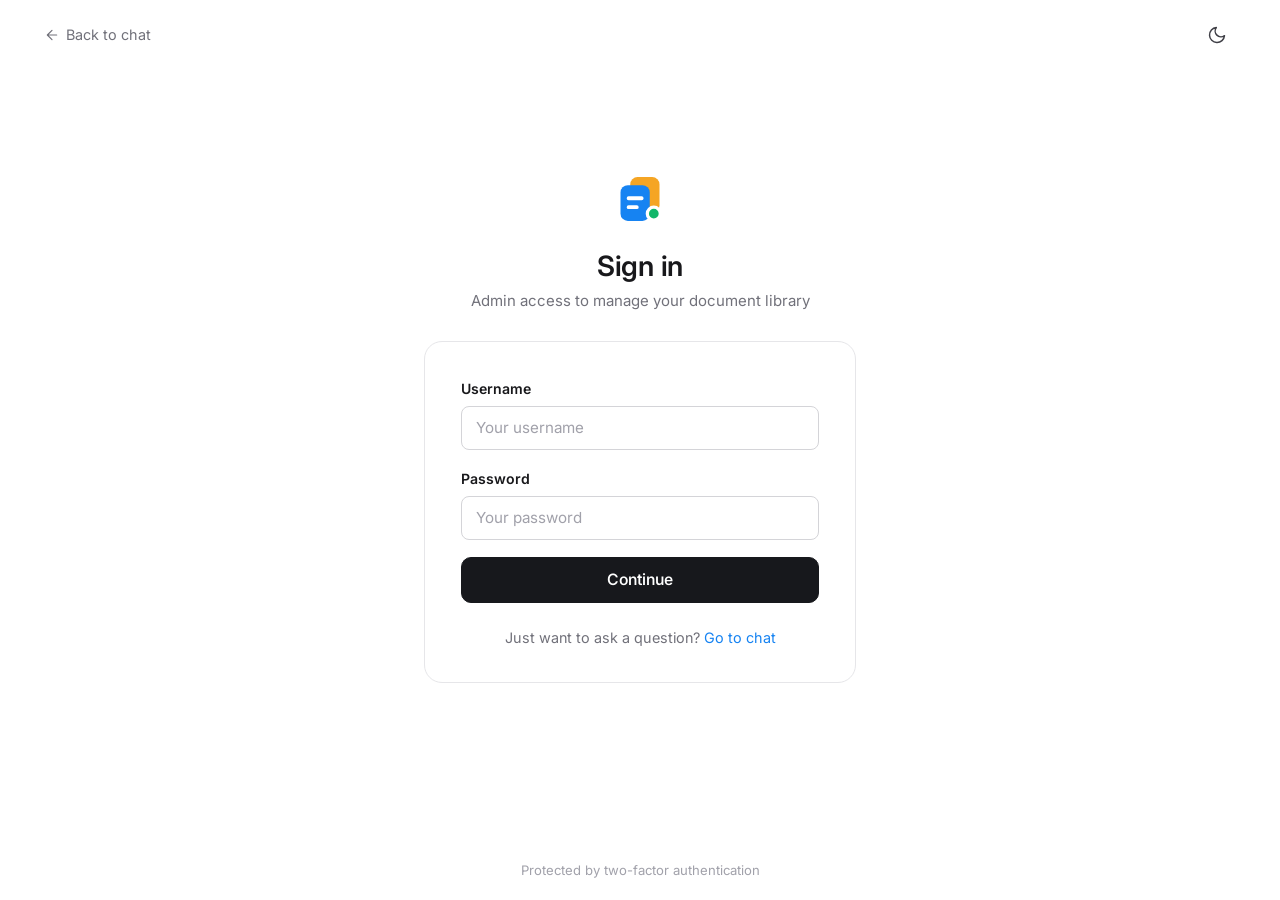
<file: frontend/login.html>
<!DOCTYPE html>
<html lang="en" data-theme="light">
<head>
  <meta charset="UTF-8">
  <meta name="viewport" content="width=device-width, initial-scale=1">
  <title>Sign in · doc-chat</title>
  <link rel="preconnect" href="https://fonts.googleapis.com">
  <link rel="preconnect" href="https://fonts.gstatic.com" crossorigin>
  <link rel="stylesheet" href="https://fonts.googleapis.com/css2?family=Inter:wght@400;500;600;700&family=Source+Serif+4:opsz,wght@8..60,400;8..60,500&display=swap">
  <link rel="stylesheet" href="style.css">
  <script src="common.js"></script>
</head>
<body>
  <div class="auth">
    <div class="auth-top">
      <a href="/"><span data-icon="arrowLeft" data-size="16"></span>Back to chat</a>
      <button id="theme-toggle" type="button" class="icon-btn"></button>
    </div>

    <main class="auth-main">
      <div class="auth-mark" data-logo></div>
      <h1 id="auth-title" class="auth-title">Sign in</h1>
      <p id="auth-sub" class="auth-sub">Admin access to manage your document library</p>

      <div class="auth-card">
        <form id="login-form">
          <label class="field">
            <span class="field-label">Username</span>
            <input id="username" class="input" type="text" autocomplete="username"
                   placeholder="Your username" required>
          </label>
          <label class="field">
            <span class="field-label">Password</span>
            <input id="password" class="input" type="password" autocomplete="current-password"
                   placeholder="Your password" required>
          </label>
          <button type="submit" id="login-btn" class="btn btn-primary btn-lg btn-block"><span>Continue</span></button>
        </form>

        <form id="otp-form" hidden>
          <div class="otp-help">
            <span data-icon="send" data-size="16"></span>
            <span>We sent a 6-digit code to your linked Telegram account. It expires shortly.</span>
          </div>
          <label class="field">
            <span class="field-label">Verification code</span>
            <input id="otp" class="input otp-input" type="text" inputmode="numeric" maxlength="6"
                   pattern="[0-9]{6}" autocomplete="one-time-code" placeholder="••••••" required>
          </label>
          <button type="submit" id="otp-btn" class="btn btn-primary btn-lg btn-block"><span>Verify</span></button>
          <div class="divider">OR</div>
          <button type="button" id="restart-btn" class="btn btn-lg btn-block"><span>Start over</span></button>
        </form>

        <p id="form-error" class="form-error" role="alert" hidden></p>

        <p class="auth-alt">Just want to ask a question? <a href="/">Go to chat</a></p>
      </div>
    </main>

    <footer class="auth-foot">
      <span>Protected by two-factor authentication</span>
    </footer>
  </div>

  <script src="login.js"></script>
</body>
</html>
</file>
<file: frontend/style.css>
/* ================= TOKENS: edit these first ================= */
:root {
  --bg: #ffffff;
  --bg-subtle: #f7f7f8;
  --surface: #ffffff;
  --surface-hover: #f6f6f7;
  --border: #e6e6e9;
  --border-strong: #d4d4d8;
  --text: #18181b;
  --text-2: #3f3f46;
  --muted: #71717a;
  --faint: #a1a1aa;

  --accent: #1683f2;
  --accent-hover: #0b6fd6;
  --accent-soft: #eaf4fe;
  --accent-border: #cfe5fc;

  --primary: #17181c;
  --primary-hover: #2c2e34;
  --primary-text: #ffffff;

  --danger: #dc2626;
  --danger-soft: #fdecec;
  --success: #12924f;
  --success-soft: #e7f6ee;
  --warn: #c97a06;
  --warn-soft: #fdf3e2;

  --c-purple: #7c3aed;
  --c-green: #15803d;
  --c-blue: #1683f2;
  --c-amber: #d99a06;

  --radius-sm: 8px;
  --radius: 12px;
  --radius-lg: 16px;
  --shadow-sm: 0 1px 2px rgba(16, 24, 40, 0.05);
  --shadow: 0 1px 3px rgba(16, 24, 40, 0.06), 0 4px 16px rgba(16, 24, 40, 0.06);
  --shadow-lg: 0 12px 40px rgba(16, 24, 40, 0.14);
  --ring: 0 0 0 3px rgba(22, 131, 242, 0.22);

  --font-sans: "Inter", system-ui, -apple-system, "Segoe UI", Roboto, sans-serif;
  --font-serif: "Source Serif 4", "Iowan Old Style", Georgia, "Times New Roman", serif;

  --rail-w: 64px;
  color-scheme: light;
}

[data-theme="dark"] {
  --bg: #111113;
  --bg-subtle: #18181b;
  --surface: #18181b;
  --surface-hover: #202024;
  --border: #2a2a2f;
  --border-strong: #3a3a40;
  --text: #f4f4f5;
  --text-2: #d4d4d8;
  --muted: #a1a1aa;
  --faint: #71717a;

  --accent: #4ba3ff;
  --accent-hover: #74b8ff;
  --accent-soft: #0f2238;
  --accent-border: #1d3d63;

  --primary: #f4f4f5;
  --primary-hover: #ffffff;
  --primary-text: #18181b;

  --danger: #f87171;
  --danger-soft: #3a1a1a;
  --success: #4ade80;
  --success-soft: #11291b;
  --warn: #fbbf24;
  --warn-soft: #33270f;

  --c-purple: #a78bfa;
  --c-green: #4ade80;
  --c-blue: #4ba3ff;
  --c-amber: #fbbf24;

  --shadow-sm: 0 1px 2px rgba(0, 0, 0, 0.4);
  --shadow: 0 1px 3px rgba(0, 0, 0, 0.4), 0 4px 16px rgba(0, 0, 0, 0.3);
  --shadow-lg: 0 12px 40px rgba(0, 0, 0, 0.5);
  --ring: 0 0 0 3px rgba(75, 163, 255, 0.3);
  color-scheme: dark;
}

/* ================= BASE ================= */
*, *::before, *::after { box-sizing: border-box; }
html { -webkit-text-size-adjust: 100%; }
body {
  margin: 0;
  min-height: 100vh;
  background: var(--bg);
  color: var(--text);
  font-family: var(--font-sans);
  font-size: 15px;
  line-height: 1.55;
  -webkit-font-smoothing: antialiased;
}
h1, h2, h3, h4 { margin: 0; line-height: 1.25; font-weight: 600; letter-spacing: -0.01em; }
p { margin: 0; }
a { color: var(--accent); text-decoration: none; }
a:hover { color: var(--accent-hover); text-decoration: underline; }
button, input, textarea { font: inherit; color: inherit; }
button { cursor: pointer; }
[hidden] { display: none !important; }
.icon { flex-shrink: 0; display: block; }
.muted { color: var(--muted); }
.sr-only {
  position: absolute; width: 1px; height: 1px; padding: 0; margin: -1px;
  overflow: hidden; clip: rect(0 0 0 0); white-space: nowrap; border: 0;
}
:focus-visible { outline: none; box-shadow: var(--ring); }

/* ================= BUTTONS ================= */
.btn {
  display: inline-flex; align-items: center; justify-content: center; gap: 0.45rem;
  height: 38px; padding: 0 0.95rem; border-radius: var(--radius-sm);
  border: 1px solid var(--border-strong); background: var(--surface); color: var(--text);
  font-size: 0.9rem; font-weight: 550; white-space: nowrap;
  transition: background 0.15s, border-color 0.15s, color 0.15s, box-shadow 0.15s;
}
.btn:hover { background: var(--surface-hover); }
.btn:disabled { opacity: 0.55; cursor: not-allowed; }
.btn-primary { background: var(--primary); border-color: var(--primary); color: var(--primary-text); }
.btn-primary:hover { background: var(--primary-hover); border-color: var(--primary-hover); }
.btn-accent { background: var(--accent); border-color: var(--accent); color: #fff; }
.btn-accent:hover { background: var(--accent-hover); border-color: var(--accent-hover); }
.btn-danger { background: var(--danger); border-color: var(--danger); color: #fff; }
.btn-danger:hover { filter: brightness(0.92); background: var(--danger); }
.btn-ghost { background: transparent; border-color: transparent; color: var(--muted); }
.btn-ghost:hover { background: var(--surface-hover); color: var(--text); }
.btn-sm { height: 32px; padding: 0 0.7rem; font-size: 0.84rem; }
.btn-lg { height: 46px; font-size: 0.98rem; border-radius: 10px; }
.btn-block { width: 100%; }

.icon-btn {
  display: inline-grid; place-items: center; width: 38px; height: 38px;
  border: 0; border-radius: 10px; background: transparent; color: var(--text-2);
  transition: background 0.15s, color 0.15s;
}
.icon-btn:hover { background: var(--surface-hover); color: var(--text); }

/* spinner for busy buttons */
[aria-busy="true"] { position: relative; color: transparent !important; pointer-events: none; }
[aria-busy="true"] > * { visibility: hidden; }
[aria-busy="true"]::after {
  content: ""; position: absolute; inset: 0; margin: auto;
  width: 16px; height: 16px; border-radius: 50%;
  border: 2px solid currentColor; border-right-color: transparent;
  animation: spin 0.7s linear infinite;
}
.btn-primary[aria-busy="true"]::after { border-color: var(--primary-text); border-right-color: transparent; }
.btn-danger[aria-busy="true"]::after, .btn-accent[aria-busy="true"]::after { border-color: #fff; border-right-color: transparent; }
.send-btn[aria-busy="true"]::after { border-color: var(--primary-text); border-right-color: transparent; }
.btn:not(.btn-primary):not(.btn-danger):not(.btn-accent)[aria-busy="true"]::after {
  border-color: var(--text); border-right-color: transparent;
}
@keyframes spin { to { transform: rotate(360deg); } }

/* ================= FORM FIELDS ================= */
.field { display: block; margin-bottom: 1.1rem; }
.field-label { display: block; font-size: 0.88rem; font-weight: 600; margin-bottom: 0.4rem; }
.input {
  width: 100%; height: 44px; padding: 0 0.85rem;
  border: 1px solid var(--border-strong); border-radius: var(--radius-sm);
  background: var(--surface); font-size: 0.95rem;
  transition: border-color 0.15s, box-shadow 0.15s;
}
.input::placeholder { color: var(--faint); }
.input:focus { outline: none; border-color: var(--accent); box-shadow: var(--ring); }

/* ================= APP SHELL + RAIL ================= */
.shell { display: flex; min-height: 100vh; }
.rail {
  position: sticky; top: 0; height: 100vh; width: var(--rail-w); flex-shrink: 0;
  display: flex; flex-direction: column; align-items: center; gap: 0.35rem;
  padding: 0.9rem 0; border-right: 1px solid var(--border); background: var(--bg);
  z-index: 20;
}
.rail-logo { display: grid; place-items: center; width: 40px; height: 40px; margin-bottom: 1rem; }
.rail-logo svg { width: 30px; height: 30px; }
.rail-group { display: flex; flex-direction: column; align-items: center; gap: 0.35rem; }
.rail-spacer { flex: 1; }
.rail-btn {
  position: relative; display: grid; place-items: center; width: 40px; height: 40px;
  border: 0; border-radius: 10px; background: transparent; color: var(--text-2);
  transition: background 0.15s, color 0.15s;
}
.rail-btn:hover { background: var(--surface-hover); color: var(--text); text-decoration: none; }
.rail-btn.active { background: var(--accent-soft); color: var(--accent); }
.rail-btn[data-tip]:hover::after, .rail-btn[data-tip]:focus-visible::after {
  content: attr(data-tip); position: absolute; left: calc(100% + 10px); top: 50%; transform: translateY(-50%);
  padding: 0.3rem 0.6rem; border-radius: 6px; white-space: nowrap; pointer-events: none;
  background: var(--primary); color: var(--primary-text); font-size: 0.78rem; font-weight: 500;
  box-shadow: var(--shadow);
}

.page { flex: 1; min-width: 0; display: flex; flex-direction: column; position: relative; }
.topbar {
  position: absolute; top: 0; right: 0; left: 0; z-index: 10;
  display: flex; justify-content: flex-end; padding: 1rem 1.25rem; pointer-events: none;
}
.topbar > * { pointer-events: auto; }

.status-pill {
  display: inline-flex; align-items: center; gap: 0.5rem;
  min-height: 38px; padding: 0.3rem 0.75rem; border: 1px solid var(--border); border-radius: 10px;
  background: var(--surface); box-shadow: var(--shadow-sm); font-size: 0.84rem; color: var(--muted);
}
.status-pill .dot { width: 8px; height: 8px; border-radius: 50%; background: var(--faint); }
.status-pill.ok .dot { background: var(--success); box-shadow: 0 0 0 3px var(--success-soft); }
.status-pill.warn .dot { background: var(--warn); box-shadow: 0 0 0 3px var(--warn-soft); }
.status-pill.err .dot { background: var(--danger); box-shadow: 0 0 0 3px var(--danger-soft); }
.status-pill.loading .dot { animation: pulse 1.2s infinite ease-in-out; }
.status-pill strong { color: var(--text); font-weight: 600; }
.status-pill .btn { height: 28px; margin-right: -0.4rem; padding: 0 0.65rem; font-size: 0.8rem; border-radius: 7px; }
.status-pill .btn:hover { text-decoration: none; color: #fff; }
@keyframes pulse { 50% { opacity: 0.3; } }

/* ================= TOASTS ================= */
#toasts {
  position: fixed; bottom: 1.25rem; right: 1.25rem; z-index: 1000;
  display: flex; flex-direction: column; gap: 0.5rem; max-width: min(24rem, calc(100vw - 2rem));
}
.toast {
  display: flex; align-items: center; gap: 0.6rem;
  padding: 0.7rem 0.95rem; border-radius: var(--radius); font-size: 0.9rem;
  background: var(--surface); border: 1px solid var(--border); box-shadow: var(--shadow-lg);
  animation: toast-in 0.2s ease-out;
}
.toast .icon { color: var(--accent); }
.toast.error .icon { color: var(--danger); }
.toast.success .icon { color: var(--success); }
.toast.leaving { opacity: 0; transform: translateY(6px); transition: 0.2s; }
@keyframes toast-in { from { opacity: 0; transform: translateY(8px); } }

/* ================= CHAT PAGE ================= */
.chat {
  flex: 1; display: flex; flex-direction: column; width: 100%;
  max-width: 1000px; margin: 0 auto; padding: 0 1.25rem;
}
#messages { width: 100%; max-width: 760px; margin: 0 auto; }

/* --- empty state: greeting, composer in the middle --- */
.chat:not(.has-messages) { justify-content: center; padding-bottom: 8vh; }
.hero { text-align: center; padding: 4rem 0 2.25rem; }
.greeting {
  font-family: var(--font-serif); font-weight: 400; font-size: clamp(1.8rem, 3.6vw, 2.6rem);
  letter-spacing: -0.015em; color: var(--text);
}
.hero-sub { margin-top: 0.6rem; color: var(--muted); font-size: 0.95rem; }

.composer-wrap { width: 100%; max-width: 760px; margin: 0 auto; }
.chat.has-messages .composer-wrap {
  position: sticky; bottom: 0; padding: 0.75rem 0 1rem;
  background: linear-gradient(to bottom, transparent, var(--bg) 1.25rem);
}

.composer {
  border: 1px solid var(--border-strong); border-radius: var(--radius-lg);
  background: var(--surface); box-shadow: var(--shadow);
  transition: border-color 0.15s, box-shadow 0.15s;
}
.composer:focus-within { border-color: var(--accent); box-shadow: var(--shadow), var(--ring); }
.composer textarea {
  display: block; width: 100%; min-height: 56px; max-height: 200px; resize: none;
  padding: 1rem 1.1rem 0.4rem; border: 0; background: transparent; font-size: 1rem; line-height: 1.5;
}
.composer textarea:focus { outline: none; }
.composer textarea::placeholder { color: var(--faint); }
.composer-bar {
  display: flex; align-items: center; justify-content: space-between; gap: 0.5rem;
  padding: 0.5rem 0.6rem 0.6rem 0.75rem;
}
.composer-tools { display: flex; align-items: center; gap: 0.25rem; min-width: 0; }
.tool {
  display: inline-flex; align-items: center; gap: 0.4rem; height: 34px; padding: 0 0.6rem;
  border: 0; border-radius: 8px; background: transparent; color: var(--text-2);
  font-size: 0.88rem; font-weight: 500; white-space: nowrap;
}
.tool:hover { background: var(--surface-hover); color: var(--text); text-decoration: none; }
.tool-sep { width: 1px; height: 18px; background: var(--border); margin: 0 0.25rem; }
.composer-right { display: flex; align-items: center; gap: 0.6rem; }
.counter { font-size: 0.78rem; color: var(--faint); font-variant-numeric: tabular-nums; }
.counter.near { color: var(--warn); }
.send-btn {
  display: grid; place-items: center; width: 36px; height: 36px; border-radius: 50%;
  border: 0; background: var(--primary); color: var(--primary-text);
  transition: background 0.15s, opacity 0.15s, transform 0.1s;
}
.send-btn:hover { background: var(--primary-hover); }
.send-btn:active { transform: scale(0.94); }
.send-btn:disabled, .send-btn.idle { background: var(--border); color: var(--faint); cursor: default; }
.send-btn[aria-busy="true"] { background: var(--primary); }

.composer-hint { margin-top: 0.55rem; font-size: 0.78rem; color: var(--faint); text-align: center; }

.suggestions { display: flex; flex-wrap: wrap; justify-content: center; gap: 0.75rem; margin-top: 2rem; }
.suggestion {
  display: inline-flex; align-items: center; gap: 0.6rem; max-width: 100%;
  padding: 0.7rem 1rem; border: 1px solid var(--border); border-radius: var(--radius);
  background: var(--surface); color: var(--text); font-size: 0.93rem; text-align: left;
  box-shadow: var(--shadow-sm); transition: border-color 0.15s, background 0.15s, transform 0.1s;
}
.suggestion:hover { border-color: var(--border-strong); background: var(--surface-hover); }
.suggestion:active { transform: translateY(1px); }
.suggestion .icon { color: var(--c); }

.secure-note {
  display: flex; align-items: center; justify-content: center; gap: 0.4rem;
  margin-top: 2rem; font-size: 0.82rem; color: var(--faint);
}
.chat.has-messages .hero,
.chat.has-messages .suggestions,
.chat.has-messages .secure-note { display: none; }

/* --- messages --- */
.chat.has-messages #messages { flex: 1; padding: 4.5rem 0 1rem; }
.msg { display: flex; gap: 0.85rem; margin: 1.5rem 0; scroll-margin-bottom: 10rem; animation: msg-in 0.2s ease-out; }
@keyframes msg-in { from { opacity: 0; transform: translateY(4px); } }
.msg.user { justify-content: flex-end; }
.msg.user .bubble {
  max-width: 80%; padding: 0.7rem 1rem; border-radius: var(--radius-lg) var(--radius-lg) 4px var(--radius-lg);
  background: var(--bg-subtle); border: 1px solid var(--border); white-space: pre-wrap; overflow-wrap: anywhere;
}
.avatar {
  flex-shrink: 0; display: grid; place-items: center; width: 32px; height: 32px;
  border: 1px solid var(--border); border-radius: 10px; background: var(--surface);
}
.avatar svg { width: 20px; height: 20px; }
.msg.assistant .bubble { flex: 1; min-width: 0; padding-top: 0.2rem; overflow-wrap: anywhere; }

.prose { line-height: 1.7; }
.prose > * + * { margin-top: 0.8em; }
.prose h1, .prose h2, .prose h3 { font-size: 1.05rem; margin-top: 1.2em; }
.prose ul, .prose ol { padding-left: 1.4rem; margin-bottom: 0; }
.prose li + li { margin-top: 0.25em; }
.prose code {
  font-family: ui-monospace, "SF Mono", Consolas, monospace; font-size: 0.88em;
  padding: 0.1em 0.35em; border-radius: 5px; background: var(--bg-subtle); border: 1px solid var(--border);
}
.prose pre { padding: 0.9rem 1rem; border-radius: var(--radius-sm); background: var(--bg-subtle); border: 1px solid var(--border); overflow-x: auto; }
.prose pre code { padding: 0; border: 0; background: none; }
.prose blockquote { margin-left: 0; padding-left: 1rem; border-left: 3px solid var(--border-strong); color: var(--text-2); }
.prose table { border-collapse: collapse; width: 100%; font-size: 0.92em; }
.prose th, .prose td { border: 1px solid var(--border); padding: 0.4rem 0.6rem; text-align: left; }

.bubble-meta { display: flex; flex-wrap: wrap; align-items: center; gap: 0.4rem; margin-top: 1rem; }
.meta-label { font-size: 0.78rem; font-weight: 600; color: var(--muted); text-transform: uppercase; letter-spacing: 0.04em; margin-right: 0.15rem; }
.source-chip {
  display: inline-flex; align-items: center; gap: 0.35rem; max-width: 100%;
  padding: 0.25rem 0.6rem; border: 1px solid var(--border); border-radius: 8px;
  background: var(--bg-subtle); font-size: 0.82rem; color: var(--text-2);
}
.source-chip .icon { color: var(--accent); }
.meta-actions { display: flex; gap: 0.25rem; margin-left: auto; }
.action-btn {
  display: inline-flex; align-items: center; gap: 0.35rem; height: 30px; padding: 0 0.6rem;
  border: 1px solid transparent; border-radius: 8px; background: transparent;
  color: var(--muted); font-size: 0.82rem; font-weight: 500;
}
.action-btn:hover { background: var(--surface-hover); color: var(--text); }
.action-btn.outlined { border-color: var(--border-strong); color: var(--text); }

.error-box {
  display: flex; align-items: center; flex-wrap: wrap; gap: 0.6rem 0.9rem; padding: 0.75rem 0.9rem;
  border: 1px solid var(--danger-soft); border-radius: var(--radius); background: var(--danger-soft); color: var(--text);
}
.error-box .icon { color: var(--danger); }

.typing-row { display: flex; align-items: center; gap: 0.7rem; color: var(--muted); font-size: 0.9rem; }
.typing { display: inline-flex; gap: 0.25rem; padding: 0.35rem 0; }
.typing span {
  width: 6px; height: 6px; border-radius: 50%; background: var(--faint);
  animation: blink 1.2s infinite ease-in-out;
}
.typing span:nth-child(2) { animation-delay: 0.2s; }
.typing span:nth-child(3) { animation-delay: 0.4s; }
.wake-note { display: block; margin-top: 0.4rem; color: var(--muted); font-size: 0.84rem; }
@keyframes blink { 0%, 80%, 100% { opacity: 0.25; transform: translateY(0); } 40% { opacity: 1; transform: translateY(-2px); } }

/* ================= SETTINGS-STYLE PAGES (admin) ================= */
.settings { width: 100%; max-width: 760px; margin: 0 auto; padding: 2.5rem 1.25rem 4rem; }
.page-head { margin-bottom: 2rem; }
.page-head h1 { font-family: var(--font-serif); font-weight: 400; font-size: 2rem; letter-spacing: -0.015em; }
.page-head p { margin-top: 0.35rem; color: var(--muted); }

.group { margin-bottom: 2.25rem; }
.group-head { display: flex; align-items: center; justify-content: space-between; gap: 1rem; margin: 0 0 0.6rem 0.6rem; }
.group-title { font-size: 0.86rem; font-weight: 650; color: var(--text); }
.group-head .search { position: relative; width: min(16rem, 100%); }
.group-head .search .icon { position: absolute; left: 0.65rem; top: 50%; transform: translateY(-50%); color: var(--faint); pointer-events: none; }
.group-head .search .input { height: 36px; padding-left: 2.1rem; font-size: 0.88rem; }

.card { border: 1px solid var(--border); border-radius: var(--radius); background: var(--surface); overflow: hidden; }
.row {
  display: flex; align-items: center; gap: 0.8rem; min-height: 54px; padding: 0.55rem 1rem;
  border-top: 1px solid var(--border);
}
.row:first-child { border-top: 0; }
.row > .icon { color: var(--muted); }
.row-label { flex: 1; min-width: 0; font-size: 1rem; }
.row-value { color: var(--muted); font-size: 1rem; font-variant-numeric: tabular-nums; }
.row-value strong { color: var(--text); font-weight: 600; }

/* dropzone */
.dropzone {
  position: relative; display: flex; flex-direction: column; align-items: center; gap: 0.35rem;
  padding: 2.25rem 1rem; text-align: center; cursor: pointer;
  border: 1.5px dashed var(--border-strong); border-radius: var(--radius); background: var(--bg-subtle);
  transition: border-color 0.15s, background 0.15s;
}
.dropzone:hover, .dropzone.over, .dropzone:focus-within { border-color: var(--accent); background: var(--accent-soft); }
.dropzone input[type="file"] { position: absolute; width: 1px; height: 1px; opacity: 0; overflow: hidden; }
.dz-icon {
  display: grid; place-items: center; width: 44px; height: 44px; margin-bottom: 0.4rem;
  border: 1px solid var(--border); border-radius: 12px; background: var(--surface); color: var(--accent);
  box-shadow: var(--shadow-sm);
}
.dz-title { font-weight: 600; }
.dz-title span { color: var(--accent); }
.dz-sub { font-size: 0.84rem; color: var(--muted); }

/* upload queue */
#queue-panel { margin-top: 0.9rem; }
.queue-head { display: flex; align-items: center; gap: 0.9rem; padding: 0.75rem 1rem; border-bottom: 1px solid var(--border); }
.queue-head .meta { font-size: 0.86rem; color: var(--muted); white-space: nowrap; }
.progress { flex: 1; height: 6px; border: 0; border-radius: 999px; overflow: hidden; appearance: none; background: var(--border); }
.progress::-webkit-progress-bar { background: var(--border); border-radius: 999px; }
.progress::-webkit-progress-value { background: var(--accent); border-radius: 999px; transition: width 0.2s; }
.progress::-moz-progress-bar { background: var(--accent); border-radius: 999px; }
.queue { list-style: none; padding: 0; margin: 0; max-height: 18rem; overflow-y: auto; }
.queue li { display: flex; align-items: center; gap: 0.7rem; padding: 0.6rem 1rem; border-top: 1px solid var(--border); font-size: 0.9rem; }
.queue li:first-child { border-top: 0; }
.queue li > .icon { color: var(--muted); }
.queue .fname { flex: 1; min-width: 0; overflow: hidden; text-overflow: ellipsis; white-space: nowrap; }

.pill {
  display: inline-flex; align-items: center; gap: 0.3rem; flex-shrink: 1; min-width: 0;
  padding: 0.15rem 0.55rem; border-radius: 999px; font-size: 0.78rem; font-weight: 550;
  background: var(--bg-subtle); color: var(--muted); border: 1px solid var(--border);
  overflow: hidden; text-overflow: ellipsis; white-space: nowrap; max-width: 60%;
}
.pill.uploading { background: var(--accent-soft); color: var(--accent); border-color: var(--accent-border); }
.pill.done { background: var(--success-soft); color: var(--success); border-color: transparent; }
.pill.failed { background: var(--danger-soft); color: var(--danger); border-color: transparent; }
.pill.skipped { background: var(--warn-soft); color: var(--warn); border-color: transparent; }

/* documents table */
.doc-table { width: 100%; border-collapse: collapse; font-size: 0.92rem; }
.doc-table th {
  padding: 0.65rem 1rem; text-align: left; font-size: 0.76rem; font-weight: 600; letter-spacing: 0.04em;
  text-transform: uppercase; color: var(--muted); background: var(--bg-subtle); border-bottom: 1px solid var(--border);
}
.doc-table td { padding: 0.7rem 1rem; border-top: 1px solid var(--border); color: var(--text-2); vertical-align: middle; }
.doc-table tbody tr:first-child td { border-top: 0; }
.doc-table tbody tr:hover td { background: var(--surface-hover); }
.doc-table td.num { font-variant-numeric: tabular-nums; white-space: nowrap; }
.doc-table td.name { color: var(--text); font-weight: 500; }
.file-cell { display: flex; align-items: center; gap: 0.65rem; min-width: 0; }
.file-badge {
  flex-shrink: 0; display: grid; place-items: center; width: 32px; height: 32px; border-radius: 8px;
  font-size: 0.62rem; font-weight: 700; letter-spacing: 0.02em;
  background: var(--accent-soft); color: var(--accent);
}
.file-badge.pdf { background: var(--danger-soft); color: var(--danger); }
.file-cell span { overflow-wrap: anywhere; }
td.actions { text-align: right; white-space: nowrap; width: 1%; }
.empty-state { display: flex; flex-direction: column; align-items: center; gap: 0.5rem; padding: 2.5rem 1rem; text-align: center; color: var(--muted); }
.empty-state .icon { color: var(--faint); }

/* dialog */
dialog {
  width: min(26rem, calc(100vw - 2rem)); padding: 0; border: 1px solid var(--border);
  border-radius: var(--radius-lg); background: var(--surface); color: var(--text); box-shadow: var(--shadow-lg);
}
dialog::backdrop { background: rgba(10, 10, 14, 0.45); backdrop-filter: blur(2px); }
dialog[open] { animation: dialog-in 0.18s ease-out; }
@keyframes dialog-in { from { opacity: 0; transform: translateY(8px) scale(0.98); } }
.dialog-body { padding: 1.5rem 1.5rem 1.25rem; }
.dialog-icon {
  display: grid; place-items: center; width: 40px; height: 40px; margin-bottom: 1rem;
  border-radius: 12px; background: var(--danger-soft); color: var(--danger);
}
.dialog-body h3 { font-size: 1.1rem; margin-bottom: 0.4rem; }
.dialog-body p { color: var(--muted); font-size: 0.93rem; overflow-wrap: anywhere; }
.dialog-foot { display: flex; justify-content: flex-end; gap: 0.6rem; padding: 0 1.5rem 1.5rem; }

/* full-screen "signing out" view */
.splash {
  position: fixed; inset: 0; z-index: 2000; display: grid; place-items: center;
  background: var(--bg); animation: toast-in 0.2s ease-out;
}
.splash-inner { display: flex; flex-direction: column; align-items: center; gap: 1rem; text-align: center; }
.splash-inner .mark svg { width: 40px; height: 40px; }
.splash-inner p { color: var(--text-2); }
.splash-inner small { color: var(--muted); }

/* ================= EVALUATION DASHBOARD ================= */
.settings.wide { max-width: 1040px; }
.small-text { font-size: 0.84rem; }
.group-head.spaced { margin-top: 1.5rem; }

.kpis { display: grid; grid-template-columns: repeat(4, 1fr); gap: 0.75rem; }
.kpi {
  display: flex; flex-direction: column; gap: 0.2rem; padding: 1rem 1.1rem;
  border: 1px solid var(--border); border-radius: var(--radius); background: var(--surface);
}
.kpi-label { display: flex; align-items: center; gap: 0.4rem; font-size: 0.82rem; color: var(--muted); font-weight: 550; }
.kpi strong { font-size: 1.75rem; font-weight: 600; letter-spacing: -0.02em; font-variant-numeric: tabular-nums; }
.kpi small { font-size: 0.78rem; color: var(--faint); }

.chart-grid { display: grid; grid-template-columns: 1fr 1fr; gap: 0.75rem; }
.chart-card { margin: 0; padding: 1rem 1rem 0.75rem; }
.chart-card.span-2 { grid-column: span 2; }
.chart-card figcaption { font-size: 0.92rem; font-weight: 600; margin-bottom: 0.6rem; }
.chart-card figcaption small { font-weight: 400; color: var(--muted); margin-left: 0.35rem; }
.chart-box { position: relative; height: 240px; }
.empty-note { margin-top: 0.6rem; text-align: center; color: var(--muted); font-size: 0.88rem; }

.form-card { padding: 1.25rem; }
.form-card .field { margin-bottom: 1.1rem; }
fieldset.field { border: 0; padding: 0; margin: 0 0 1.1rem; min-width: 0; }
select.input { appearance: none; cursor: pointer; padding-right: 2rem;
  background-image: linear-gradient(45deg, transparent 50%, var(--muted) 50%), linear-gradient(135deg, var(--muted) 50%, transparent 50%);
  background-position: calc(100% - 18px) 50%, calc(100% - 13px) 50%; background-size: 5px 5px; background-repeat: no-repeat; }

.check-grid { display: grid; grid-template-columns: repeat(4, 1fr); gap: 0.5rem; }
.check {
  display: flex; align-items: flex-start; gap: 0.55rem; padding: 0.65rem 0.75rem; cursor: pointer;
  border: 1px solid var(--border); border-radius: var(--radius-sm); transition: border-color 0.15s, background 0.15s;
}
.check:has(input:checked) { border-color: var(--accent); background: var(--accent-soft); }
.check input { margin-top: 0.2rem; accent-color: var(--accent); }
.check span { display: flex; flex-direction: column; min-width: 0; }
.check strong { font-size: 0.88rem; font-weight: 600; }
.check small, .toggle small { font-size: 0.78rem; color: var(--muted); }

.toggles { display: grid; grid-template-columns: 1fr 1fr; gap: 0.5rem; margin-bottom: 1.1rem; }
.toggle { display: flex; align-items: flex-start; gap: 0.7rem; padding: 0.65rem 0.75rem; cursor: pointer;
  border: 1px solid var(--border); border-radius: var(--radius-sm); }
.toggle > span:last-child { display: flex; flex-direction: column; }
.toggle strong { font-size: 0.88rem; font-weight: 600; }
.toggle input { position: absolute; opacity: 0; width: 1px; height: 1px; }
.switch { flex-shrink: 0; position: relative; width: 36px; height: 20px; margin-top: 0.1rem;
  border-radius: 999px; background: var(--border-strong); transition: background 0.15s; }
.switch::after { content: ""; position: absolute; top: 2px; left: 2px; width: 16px; height: 16px;
  border-radius: 50%; background: #fff; box-shadow: var(--shadow-sm); transition: transform 0.15s; }
.toggle input:checked + .switch { background: var(--accent); }
.toggle input:checked + .switch::after { transform: translateX(16px); }
.toggle input:focus-visible + .switch { box-shadow: var(--ring); }
.toggle:has(input:disabled) { opacity: 0.5; cursor: not-allowed; }

.run-foot { display: flex; align-items: center; justify-content: space-between; gap: 1rem; flex-wrap: wrap; }
.cost-note { font-size: 0.86rem; color: var(--warn); }
.cost-note.free { color: var(--success); }
.run-progress { display: flex; align-items: center; gap: 0.9rem; margin-top: 1rem; font-size: 0.86rem; }

.table-scroll { overflow-x: auto; }
.doc-table.clickable tbody tr { cursor: pointer; }
.doc-table tbody tr.selected td { background: var(--accent-soft); }
.doc-table th { white-space: nowrap; }
.cell-note { display: block; margin-top: 0.2rem; font-size: 0.74rem; color: var(--faint); white-space: nowrap; }
.dropzone.compact { padding: 1.5rem 1rem; }

.wide-dialog { width: min(46rem, calc(100vw - 2rem)); }
.wide-dialog .dialog-body { max-height: min(70vh, 40rem); overflow-y: auto; }
.wide-dialog #detail-sub { margin-bottom: 1rem; }
.detail-list { display: flex; flex-direction: column; gap: 0.75rem; }
.detail-item { padding: 0.85rem 1rem; border: 1px solid var(--border); border-radius: var(--radius-sm); }
.detail-head { display: flex; align-items: center; flex-wrap: wrap; gap: 0.5rem; margin-bottom: 0.35rem; }
.detail-meta { font-size: 0.84rem; color: var(--muted); overflow-wrap: anywhere; }
.detail-meta.bad { color: var(--danger); }
.detail-answer { margin-top: 0.6rem; padding: 0.7rem 0.85rem; border-radius: var(--radius-sm); background: var(--bg-subtle);
  font-size: 0.88rem; white-space: pre-wrap; overflow-wrap: anywhere; color: var(--text-2); }

@media (max-width: 860px) {
  .kpis, .check-grid { grid-template-columns: 1fr 1fr; }
  .chart-grid { grid-template-columns: 1fr; }
  .chart-card.span-2 { grid-column: auto; }
}
@media (max-width: 520px) {
  .toggles { grid-template-columns: 1fr; }
  .kpi strong { font-size: 1.4rem; }
}

/* ================= AUTH PAGE ================= */
.auth { min-height: 100vh; display: flex; flex-direction: column; align-items: center; padding: 0 1rem; }
.auth-top { width: 100%; display: flex; justify-content: space-between; align-items: center; padding: 1rem 0.25rem; max-width: 1200px; }
.auth-top a { display: inline-flex; align-items: center; gap: 0.4rem; color: var(--muted); font-size: 0.9rem; }
.auth-top a:hover { color: var(--text); text-decoration: none; }
.auth-main { flex: 1; width: 100%; display: flex; flex-direction: column; align-items: center; justify-content: center; padding-bottom: 6vh; }
.auth-mark svg { width: 52px; height: 52px; }
.auth-title { margin-top: 1.1rem; font-size: 1.75rem; font-weight: 600; text-align: center; }
.auth-sub { margin-top: 0.35rem; color: var(--muted); text-align: center; max-width: 24rem; }
.auth-card {
  width: 100%; max-width: 27rem; margin-top: 1.75rem; padding: 2.25rem 2.25rem 2rem;
  border: 1px solid var(--border); border-radius: 18px; background: var(--surface);
}
.auth-card .btn-block + .btn-block { margin-top: 0.6rem; }
.otp-input {
  height: 56px; text-align: center; font-size: 1.6rem; font-weight: 600;
  letter-spacing: 0.55em; padding-left: 0.55em; font-variant-numeric: tabular-nums;
}
.otp-input::placeholder { letter-spacing: 0.55em; font-weight: 400; }
.divider { display: flex; align-items: center; gap: 1rem; margin: 1.4rem 0; color: var(--faint); font-size: 0.78rem; letter-spacing: 0.06em; }
.divider::before, .divider::after { content: ""; flex: 1; height: 1px; background: var(--border); }
.otp-help { display: flex; gap: 0.6rem; align-items: flex-start; padding: 0.75rem 0.85rem; margin-bottom: 1.25rem; border-radius: var(--radius-sm); background: var(--accent-soft); color: var(--text-2); font-size: 0.88rem; }
.otp-help .icon { color: var(--accent); margin-top: 0.15rem; }
.form-error {
  display: flex; gap: 0.5rem; align-items: center; margin-top: 1rem; padding: 0.6rem 0.8rem;
  border-radius: var(--radius-sm); background: var(--danger-soft); color: var(--danger); font-size: 0.88rem;
}
.form-error::before {
  content: ""; flex-shrink: 0; width: 6px; height: 6px; border-radius: 50%; background: currentColor;
}
.auth-alt { margin-top: 1.5rem; text-align: center; font-size: 0.9rem; color: var(--muted); }
.auth-foot { padding: 1.25rem 0; font-size: 0.82rem; color: var(--faint); text-align: center; }

/* ================= RESPONSIVE ================= */
@media (max-width: 720px) {
  .doc-table .col-hide { display: none; }
}
@media (max-width: 640px) {
  .shell { flex-direction: column; }
  .rail {
    position: sticky; top: 0; height: auto; width: 100%; flex-direction: row;
    padding: 0.5rem 1rem; border-right: 0; border-bottom: 1px solid var(--border);
  }
  .rail-logo { margin: 0 0.5rem 0 0; }
  .rail-group { flex-direction: row; }
  .rail-btn[data-tip]:hover::after { display: none; }
  .topbar { position: static; padding: 0.75rem 1rem 0; justify-content: center; }
  .chat { padding: 0 1rem; }
  .chat.has-messages #messages { padding-top: 1rem; }
  .hero { padding-top: 2rem; }
  .composer-tools .tool-label { display: none; }
  .settings { padding: 1.5rem 1rem 3rem; }
  .group-head { flex-wrap: wrap; margin-left: 0.25rem; }
  .group-head .search { width: 100%; }
  .auth-card { padding: 1.75rem 1.25rem; }
  .msg.user .bubble { max-width: 90%; }
  .avatar { display: none; }
}

@media (prefers-reduced-motion: reduce) {
  *, *::before, *::after { animation-duration: 0.01ms !important; animation-iteration-count: 1 !important; transition: none !important; }
}
</file>
